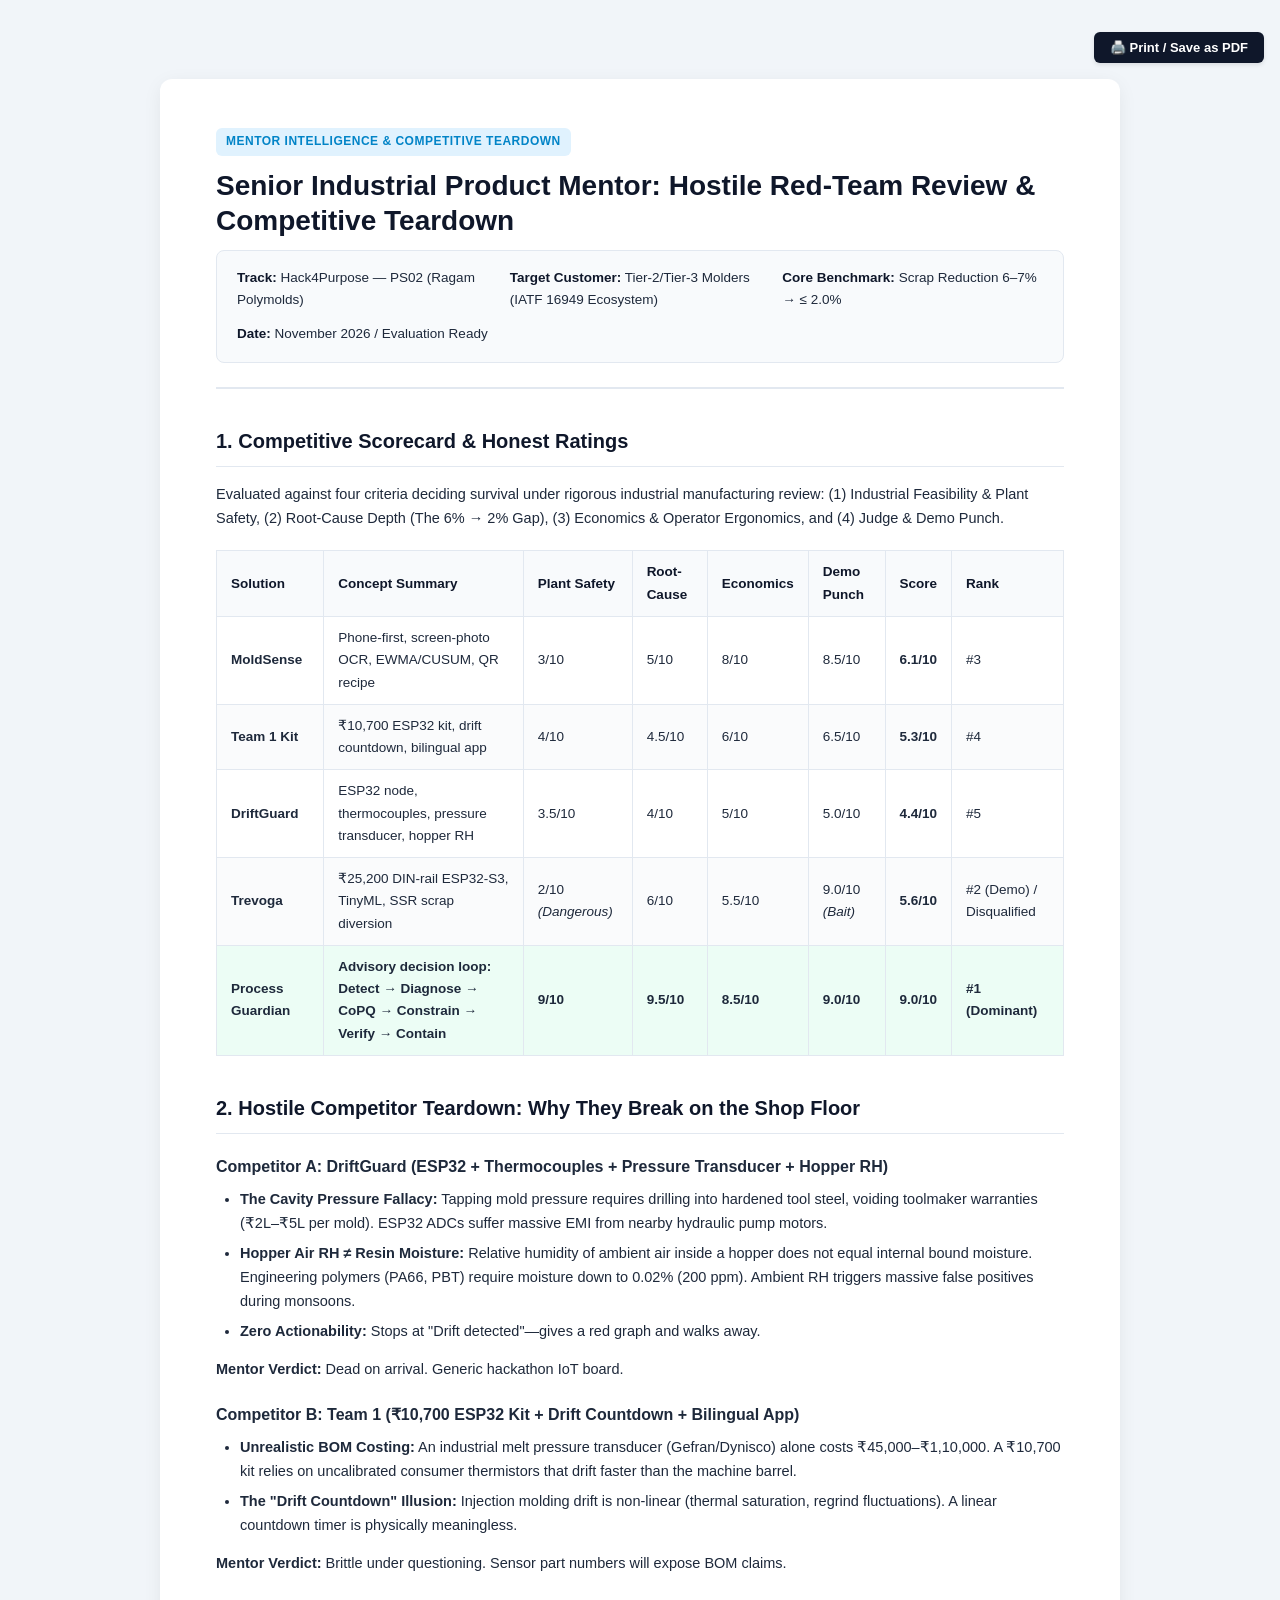
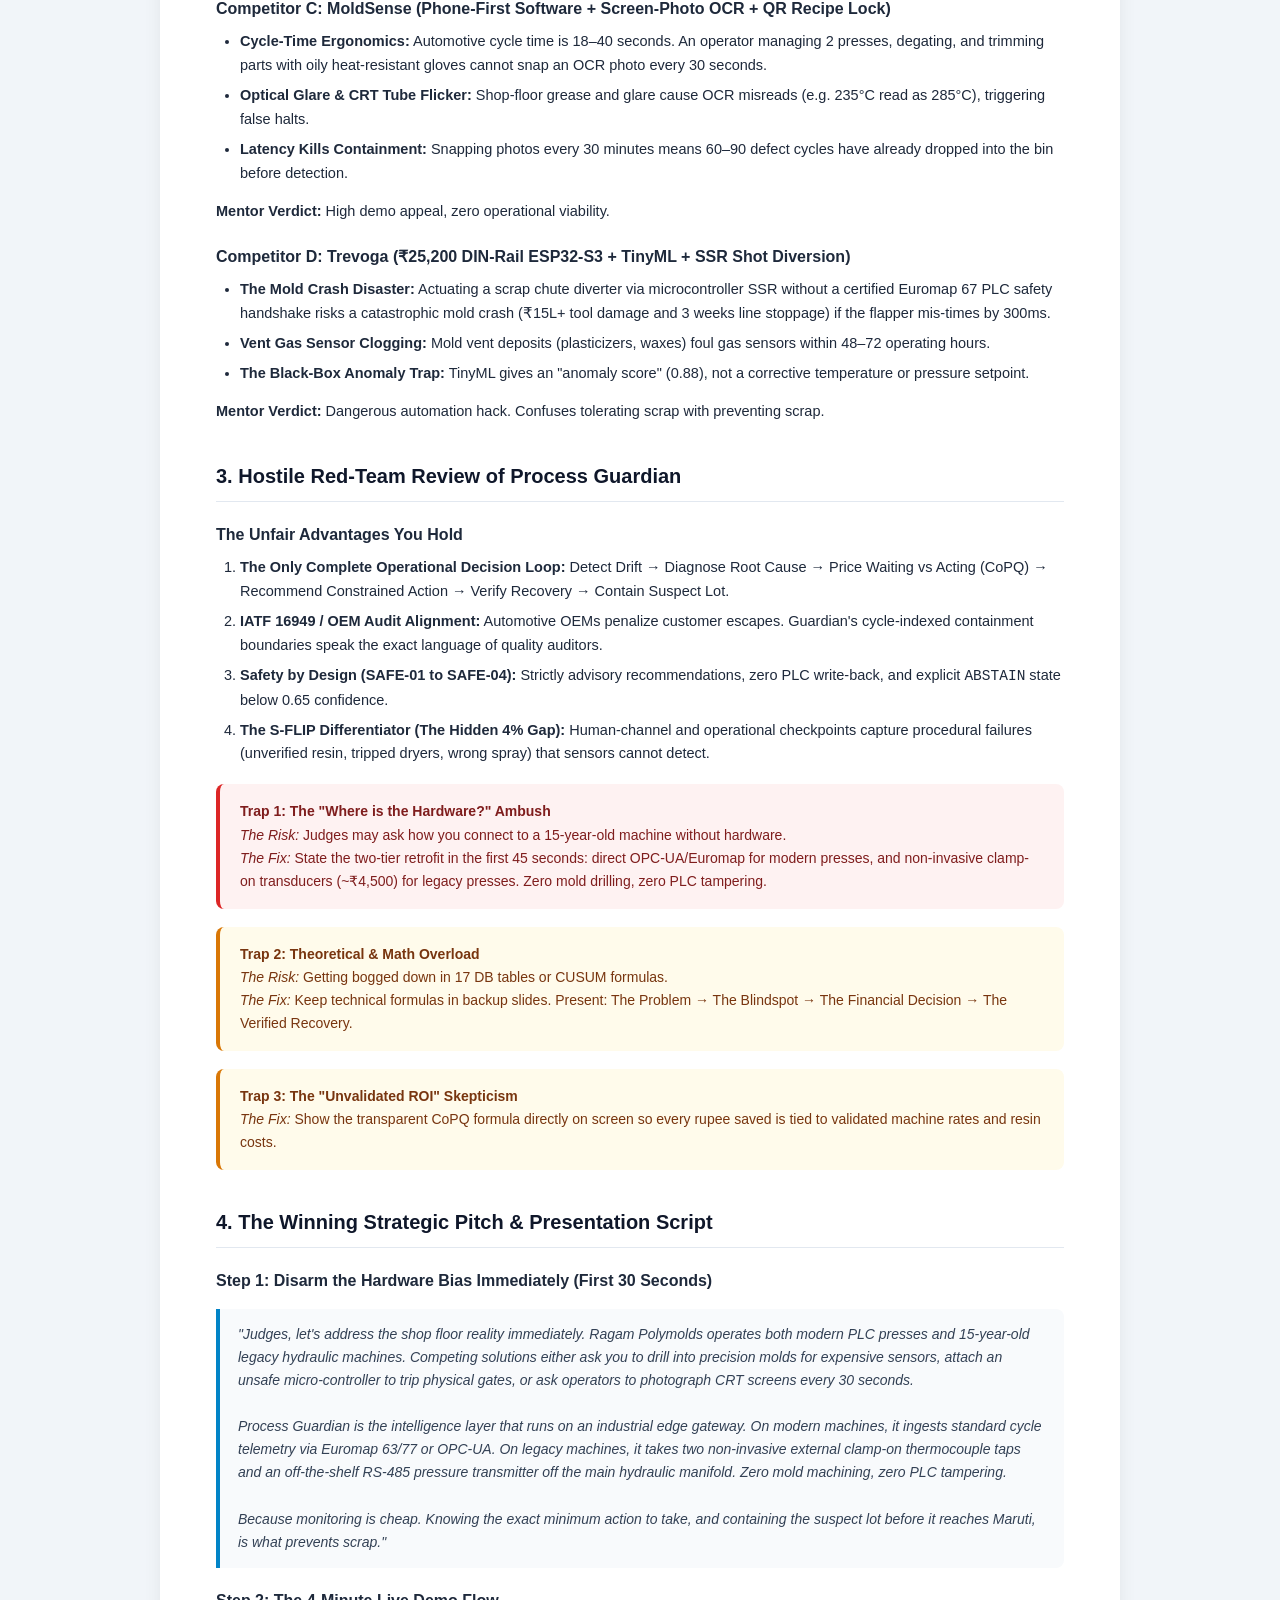
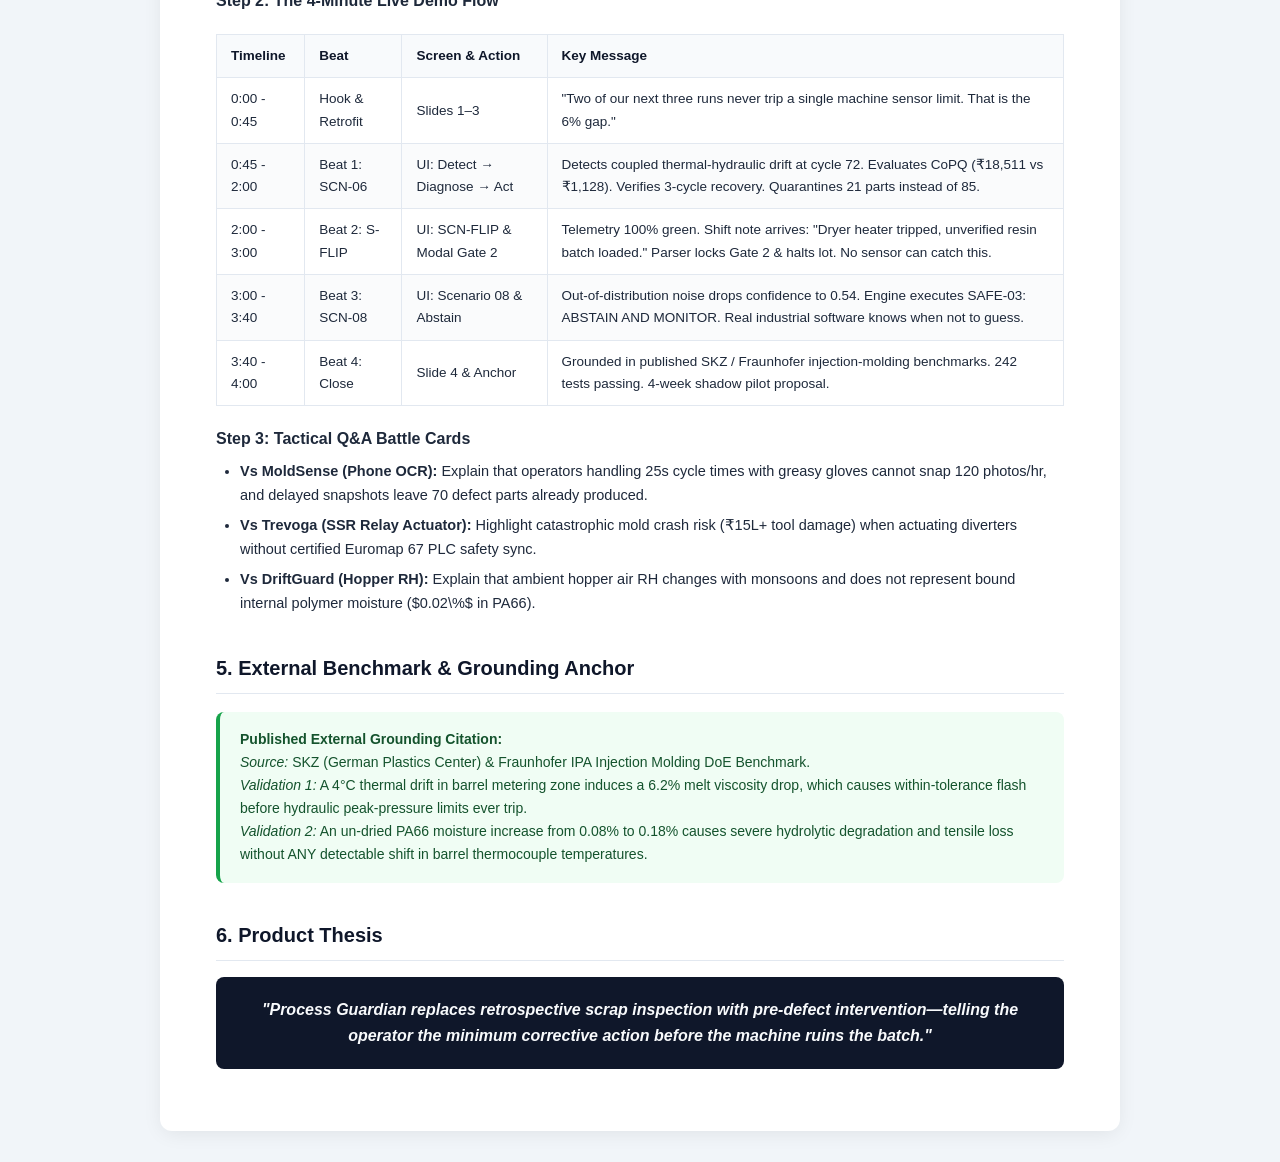
<file: docs/HOSTILE_RED_TEAM_REVIEW_AND_TEARDOWN.html>
<!DOCTYPE html>
<html lang="en">
<head>
<meta charset="UTF-8">
<meta name="viewport" content="width=device-width, initial-scale=1.0">
<title>Senior Industrial Product Mentor: Hostile Red-Team Review & Competitive Teardown</title>
<style>
  :root {
    --primary: #0f172a;
    --primary-light: #1e293b;
    --accent: #0284c7;
    --accent-light: #e0f2fe;
    --text-main: #1e293b;
    --text-muted: #64748b;
    --border: #e2e8f0;
    --bg-card: #f8fafc;
    --danger: #dc2626;
    --danger-light: #fef2f2;
    --warning: #d97706;
    --warning-light: #fffbeb;
    --success: #16a34a;
    --success-light: #f0fdf4;
  }
  * {
    box-sizing: border-box;
    margin: 0;
    padding: 0;
  }
  body {
    font-family: -apple-system, BlinkMacSystemFont, "Segoe UI", Roboto, "Helvetica Neue", Arial, sans-serif;
    color: var(--text-main);
    background: #f1f5f9;
    line-height: 1.65;
    padding: 32px 16px;
  }
  .container {
    max-width: 960px;
    margin: 0 auto;
    background: #ffffff;
    border-radius: 12px;
    box-shadow: 0 4px 20px -2px rgba(0, 0, 0, 0.08);
    padding: 48px 56px;
  }
  header {
    border-bottom: 2px solid var(--border);
    padding-bottom: 24px;
    margin-bottom: 32px;
  }
  .badge {
    display: inline-block;
    padding: 4px 10px;
    border-radius: 6px;
    font-size: 12px;
    font-weight: 600;
    text-transform: uppercase;
    letter-spacing: 0.5px;
    background: var(--accent-light);
    color: var(--accent);
    margin-bottom: 12px;
  }
  h1 {
    font-size: 28px;
    font-weight: 800;
    color: var(--primary);
    line-height: 1.25;
    margin-bottom: 12px;
  }
  .meta-grid {
    display: grid;
    grid-template-columns: repeat(auto-fit, minmax(240px, 1fr));
    gap: 12px;
    background: var(--bg-card);
    padding: 16px 20px;
    border-radius: 8px;
    border: 1px solid var(--border);
    font-size: 13.5px;
  }
  .meta-item strong {
    color: var(--primary);
  }
  h2 {
    font-size: 20px;
    font-weight: 700;
    color: var(--primary);
    margin: 36px 0 16px;
    padding-bottom: 8px;
    border-bottom: 1px solid var(--border);
  }
  h3 {
    font-size: 16px;
    font-weight: 700;
    color: var(--primary-light);
    margin: 20px 0 8px;
  }
  p, ul, ol {
    margin-bottom: 14px;
    font-size: 14.5px;
  }
  ul, ol {
    padding-left: 24px;
  }
  li {
    margin-bottom: 6px;
  }
  table {
    width: 100%;
    border-collapse: collapse;
    margin: 20px 0;
    font-size: 13.5px;
  }
  th, td {
    padding: 10px 14px;
    border: 1px solid var(--border);
    text-align: left;
  }
  th {
    background: var(--bg-card);
    font-weight: 600;
    color: var(--primary);
  }
  tr:nth-child(even) {
    background: #fafbfc;
  }
  .rank-1 {
    background: #ecfdf5 !important;
    font-weight: 600;
  }
  .alert {
    padding: 16px 20px;
    border-radius: 8px;
    margin: 18px 0;
    font-size: 14px;
    border-left: 4px solid;
  }
  .alert-caution {
    background: var(--danger-light);
    border-color: var(--danger);
    color: #7f1d1d;
  }
  .alert-warning {
    background: var(--warning-light);
    border-color: var(--warning);
    color: #78350f;
  }
  .alert-success {
    background: var(--success-light);
    border-color: var(--success);
    color: #14532d;
  }
  .quote-box {
    background: var(--bg-card);
    border-left: 4px solid var(--accent);
    padding: 14px 18px;
    font-style: italic;
    color: #334155;
    margin: 14px 0;
    border-radius: 0 8px 8px 0;
    font-size: 14px;
  }
  .actions-bar {
    position: sticky;
    top: 16px;
    display: flex;
    justify-content: flex-end;
    gap: 12px;
    margin-bottom: 16px;
    z-index: 100;
  }
  .btn {
    background: var(--primary);
    color: #fff;
    padding: 8px 16px;
    border-radius: 6px;
    text-decoration: none;
    font-size: 13px;
    font-weight: 600;
    border: none;
    cursor: pointer;
    box-shadow: 0 2px 4px rgba(0,0,0,0.1);
  }
  .btn:hover {
    background: #334155;
  }
  @media print {
    body {
      background: #ffffff;
      padding: 0;
    }
    .container {
      box-shadow: none;
      padding: 0;
      max-width: 100%;
    }
    .actions-bar {
      display: none;
    }
    h2 {
      page-break-after: avoid;
    }
    table, .alert, .quote-box {
      page-break-inside: avoid;
    }
  }
</style>
</head>
<body>

<div class="actions-bar">
  <button class="btn" onclick="window.print()">🖨️ Print / Save as PDF</button>
</div>

<div class="container">
  <header>
    <span class="badge">Mentor Intelligence & Competitive Teardown</span>
    <h1>Senior Industrial Product Mentor: Hostile Red-Team Review & Competitive Teardown</h1>
    <div class="meta-grid">
      <div class="meta-item"><strong>Track:</strong> Hack4Purpose — PS02 (Ragam Polymolds)</div>
      <div class="meta-item"><strong>Target Customer:</strong> Tier-2/Tier-3 Molders (IATF 16949 Ecosystem)</div>
      <div class="meta-item"><strong>Core Benchmark:</strong> Scrap Reduction 6–7% &rarr; &le; 2.0%</div>
      <div class="meta-item"><strong>Date:</strong> November 2026 / Evaluation Ready</div>
    </div>
  </header>

  <h2>1. Competitive Scorecard & Honest Ratings</h2>
  <p>Evaluated against four criteria deciding survival under rigorous industrial manufacturing review: (1) Industrial Feasibility & Plant Safety, (2) Root-Cause Depth (The 6% &rarr; 2% Gap), (3) Economics & Operator Ergonomics, and (4) Judge & Demo Punch.</p>

  <table>
    <thead>
      <tr>
        <th>Solution</th>
        <th>Concept Summary</th>
        <th>Plant Safety</th>
        <th>Root-Cause</th>
        <th>Economics</th>
        <th>Demo Punch</th>
        <th>Score</th>
        <th>Rank</th>
      </tr>
    </thead>
    <tbody>
      <tr>
        <td><strong>MoldSense</strong></td>
        <td>Phone-first, screen-photo OCR, EWMA/CUSUM, QR recipe</td>
        <td>3/10</td>
        <td>5/10</td>
        <td>8/10</td>
        <td>8.5/10</td>
        <td><strong>6.1/10</strong></td>
        <td>#3</td>
      </tr>
      <tr>
        <td><strong>Team 1 Kit</strong></td>
        <td>₹10,700 ESP32 kit, drift countdown, bilingual app</td>
        <td>4/10</td>
        <td>4.5/10</td>
        <td>6/10</td>
        <td>6.5/10</td>
        <td><strong>5.3/10</strong></td>
        <td>#4</td>
      </tr>
      <tr>
        <td><strong>DriftGuard</strong></td>
        <td>ESP32 node, thermocouples, pressure transducer, hopper RH</td>
        <td>3.5/10</td>
        <td>4/10</td>
        <td>5/10</td>
        <td>5.0/10</td>
        <td><strong>4.4/10</strong></td>
        <td>#5</td>
      </tr>
      <tr>
        <td><strong>Trevoga</strong></td>
        <td>₹25,200 DIN-rail ESP32-S3, TinyML, SSR scrap diversion</td>
        <td>2/10 <em>(Dangerous)</em></td>
        <td>6/10</td>
        <td>5.5/10</td>
        <td>9.0/10 <em>(Bait)</em></td>
        <td><strong>5.6/10</strong></td>
        <td>#2 (Demo) / Disqualified</td>
      </tr>
      <tr class="rank-1">
        <td><strong>Process Guardian</strong></td>
        <td>Advisory decision loop: Detect &rarr; Diagnose &rarr; CoPQ &rarr; Constrain &rarr; Verify &rarr; Contain</td>
        <td>9/10</td>
        <td>9.5/10</td>
        <td>8.5/10</td>
        <td>9.0/10</td>
        <td><strong>9.0/10</strong></td>
        <td><strong>#1 (Dominant)</strong></td>
      </tr>
    </tbody>
  </table>

  <h2>2. Hostile Competitor Teardown: Why They Break on the Shop Floor</h2>

  <h3>Competitor A: DriftGuard (ESP32 + Thermocouples + Pressure Transducer + Hopper RH)</h3>
  <ul>
    <li><strong>The Cavity Pressure Fallacy:</strong> Tapping mold pressure requires drilling into hardened tool steel, voiding toolmaker warranties (₹2L–₹5L per mold). ESP32 ADCs suffer massive EMI from nearby hydraulic pump motors.</li>
    <li><strong>Hopper Air RH &ne; Resin Moisture:</strong> Relative humidity of ambient air inside a hopper does not equal internal bound moisture. Engineering polymers (PA66, PBT) require moisture down to 0.02% (200 ppm). Ambient RH triggers massive false positives during monsoons.</li>
    <li><strong>Zero Actionability:</strong> Stops at "Drift detected"—gives a red graph and walks away.</li>
  </ul>
  <p><strong>Mentor Verdict:</strong> Dead on arrival. Generic hackathon IoT board.</p>

  <h3>Competitor B: Team 1 (₹10,700 ESP32 Kit + Drift Countdown + Bilingual App)</h3>
  <ul>
    <li><strong>Unrealistic BOM Costing:</strong> An industrial melt pressure transducer (Gefran/Dynisco) alone costs ₹45,000–₹1,10,000. A ₹10,700 kit relies on uncalibrated consumer thermistors that drift faster than the machine barrel.</li>
    <li><strong>The "Drift Countdown" Illusion:</strong> Injection molding drift is non-linear (thermal saturation, regrind fluctuations). A linear countdown timer is physically meaningless.</li>
  </ul>
  <p><strong>Mentor Verdict:</strong> Brittle under questioning. Sensor part numbers will expose BOM claims.</p>

  <h3>Competitor C: MoldSense (Phone-First Software + Screen-Photo OCR + QR Recipe Lock)</h3>
  <ul>
    <li><strong>Cycle-Time Ergonomics:</strong> Automotive cycle time is 18–40 seconds. An operator managing 2 presses, degating, and trimming parts with oily heat-resistant gloves cannot snap an OCR photo every 30 seconds.</li>
    <li><strong>Optical Glare & CRT Tube Flicker:</strong> Shop-floor grease and glare cause OCR misreads (e.g. 235°C read as 285°C), triggering false halts.</li>
    <li><strong>Latency Kills Containment:</strong> Snapping photos every 30 minutes means 60–90 defect cycles have already dropped into the bin before detection.</li>
  </ul>
  <p><strong>Mentor Verdict:</strong> High demo appeal, zero operational viability.</p>

  <h3>Competitor D: Trevoga (₹25,200 DIN-Rail ESP32-S3 + TinyML + SSR Shot Diversion)</h3>
  <ul>
    <li><strong>The Mold Crash Disaster:</strong> Actuating a scrap chute diverter via microcontroller SSR without a certified Euromap 67 PLC safety handshake risks a catastrophic mold crash (₹15L+ tool damage and 3 weeks line stoppage) if the flapper mis-times by 300ms.</li>
    <li><strong>Vent Gas Sensor Clogging:</strong> Mold vent deposits (plasticizers, waxes) foul gas sensors within 48–72 operating hours.</li>
    <li><strong>The Black-Box Anomaly Trap:</strong> TinyML gives an "anomaly score" (0.88), not a corrective temperature or pressure setpoint.</li>
  </ul>
  <p><strong>Mentor Verdict:</strong> Dangerous automation hack. Confuses tolerating scrap with preventing scrap.</p>

  <h2>3. Hostile Red-Team Review of Process Guardian</h2>

  <h3>The Unfair Advantages You Hold</h3>
  <ol>
    <li><strong>The Only Complete Operational Decision Loop:</strong> Detect Drift &rarr; Diagnose Root Cause &rarr; Price Waiting vs Acting (CoPQ) &rarr; Recommend Constrained Action &rarr; Verify Recovery &rarr; Contain Suspect Lot.</li>
    <li><strong>IATF 16949 / OEM Audit Alignment:</strong> Automotive OEMs penalize customer escapes. Guardian's cycle-indexed containment boundaries speak the exact language of quality auditors.</li>
    <li><strong>Safety by Design (SAFE-01 to SAFE-04):</strong> Strictly advisory recommendations, zero PLC write-back, and explicit <code>ABSTAIN</code> state below 0.65 confidence.</li>
    <li><strong>The S-FLIP Differentiator (The Hidden 4% Gap):</strong> Human-channel and operational checkpoints capture procedural failures (unverified resin, tripped dryers, wrong spray) that sensors cannot detect.</li>
  </ol>

  <div class="alert alert-caution">
    <strong>Trap 1: The "Where is the Hardware?" Ambush</strong><br>
    <em>The Risk:</em> Judges may ask how you connect to a 15-year-old machine without hardware.<br>
    <em>The Fix:</em> State the two-tier retrofit in the first 45 seconds: direct OPC-UA/Euromap for modern presses, and non-invasive clamp-on transducers (~₹4,500) for legacy presses. Zero mold drilling, zero PLC tampering.
  </div>

  <div class="alert alert-warning">
    <strong>Trap 2: Theoretical & Math Overload</strong><br>
    <em>The Risk:</em> Getting bogged down in 17 DB tables or CUSUM formulas.<br>
    <em>The Fix:</em> Keep technical formulas in backup slides. Present: The Problem &rarr; The Blindspot &rarr; The Financial Decision &rarr; The Verified Recovery.
  </div>

  <div class="alert alert-warning">
    <strong>Trap 3: The "Unvalidated ROI" Skepticism</strong><br>
    <em>The Fix:</em> Show the transparent CoPQ formula directly on screen so every rupee saved is tied to validated machine rates and resin costs.
  </div>

  <h2>4. The Winning Strategic Pitch & Presentation Script</h2>

  <h3>Step 1: Disarm the Hardware Bias Immediately (First 30 Seconds)</h3>
  <div class="quote-box">
    "Judges, let's address the shop floor reality immediately. Ragam Polymolds operates both modern PLC presses and 15-year-old legacy hydraulic machines. Competing solutions either ask you to drill into precision molds for expensive sensors, attach an unsafe micro-controller to trip physical gates, or ask operators to photograph CRT screens every 30 seconds.<br><br>
    Process Guardian is the intelligence layer that runs on an industrial edge gateway. On modern machines, it ingests standard cycle telemetry via Euromap 63/77 or OPC-UA. On legacy machines, it takes two non-invasive external clamp-on thermocouple taps and an off-the-shelf RS-485 pressure transmitter off the main hydraulic manifold. Zero mold machining, zero PLC tampering.<br><br>
    Because monitoring is cheap. Knowing the exact minimum action to take, and containing the suspect lot before it reaches Maruti, is what prevents scrap."
  </div>

  <h3>Step 2: The 4-Minute Live Demo Flow</h3>
  <table>
    <thead>
      <tr>
        <th>Timeline</th>
        <th>Beat</th>
        <th>Screen & Action</th>
        <th>Key Message</th>
      </tr>
    </thead>
    <tbody>
      <tr>
        <td>0:00 - 0:45</td>
        <td>Hook & Retrofit</td>
        <td>Slides 1–3</td>
        <td>"Two of our next three runs never trip a single machine sensor limit. That is the 6% gap."</td>
      </tr>
      <tr>
        <td>0:45 - 2:00</td>
        <td>Beat 1: SCN-06</td>
        <td>UI: Detect &rarr; Diagnose &rarr; Act</td>
        <td>Detects coupled thermal-hydraulic drift at cycle 72. Evaluates CoPQ (₹18,511 vs ₹1,128). Verifies 3-cycle recovery. Quarantines 21 parts instead of 85.</td>
      </tr>
      <tr>
        <td>2:00 - 3:00</td>
        <td>Beat 2: S-FLIP</td>
        <td>UI: SCN-FLIP & Modal Gate 2</td>
        <td>Telemetry 100% green. Shift note arrives: "Dryer heater tripped, unverified resin batch loaded." Parser locks Gate 2 & halts lot. No sensor can catch this.</td>
      </tr>
      <tr>
        <td>3:00 - 3:40</td>
        <td>Beat 3: SCN-08</td>
        <td>UI: Scenario 08 & Abstain</td>
        <td>Out-of-distribution noise drops confidence to 0.54. Engine executes SAFE-03: ABSTAIN AND MONITOR. Real industrial software knows when not to guess.</td>
      </tr>
      <tr>
        <td>3:40 - 4:00</td>
        <td>Beat 4: Close</td>
        <td>Slide 4 & Anchor</td>
        <td>Grounded in published SKZ / Fraunhofer injection-molding benchmarks. 242 tests passing. 4-week shadow pilot proposal.</td>
      </tr>
    </tbody>
  </table>

  <h3>Step 3: Tactical Q&A Battle Cards</h3>
  <ul>
    <li><strong>Vs MoldSense (Phone OCR):</strong> Explain that operators handling 25s cycle times with greasy gloves cannot snap 120 photos/hr, and delayed snapshots leave 70 defect parts already produced.</li>
    <li><strong>Vs Trevoga (SSR Relay Actuator):</strong> Highlight catastrophic mold crash risk (₹15L+ tool damage) when actuating diverters without certified Euromap 67 PLC safety sync.</li>
    <li><strong>Vs DriftGuard (Hopper RH):</strong> Explain that ambient hopper air RH changes with monsoons and does not represent bound internal polymer moisture ($0.02\%$ in PA66).</li>
  </ul>

  <h2>5. External Benchmark & Grounding Anchor</h2>
  <div class="alert alert-success">
    <strong>Published External Grounding Citation:</strong><br>
    <em>Source:</em> SKZ (German Plastics Center) & Fraunhofer IPA Injection Molding DoE Benchmark.<br>
    <em>Validation 1:</em> A 4°C thermal drift in barrel metering zone induces a 6.2% melt viscosity drop, which causes within-tolerance flash before hydraulic peak-pressure limits ever trip.<br>
    <em>Validation 2:</em> An un-dried PA66 moisture increase from 0.08% to 0.18% causes severe hydrolytic degradation and tensile loss without ANY detectable shift in barrel thermocouple temperatures.
  </div>

  <h2>6. Product Thesis</h2>
  <div class="quote-box" style="font-size: 16px; font-weight: 600; text-align: center; border-left: none; background: #0f172a; color: #f8fafc; padding: 20px; border-radius: 8px;">
    "Process Guardian replaces retrospective scrap inspection with pre-defect intervention—telling the operator the minimum corrective action before the machine ruins the batch."
  </div>
</div>

</body>
</html>
</file>
